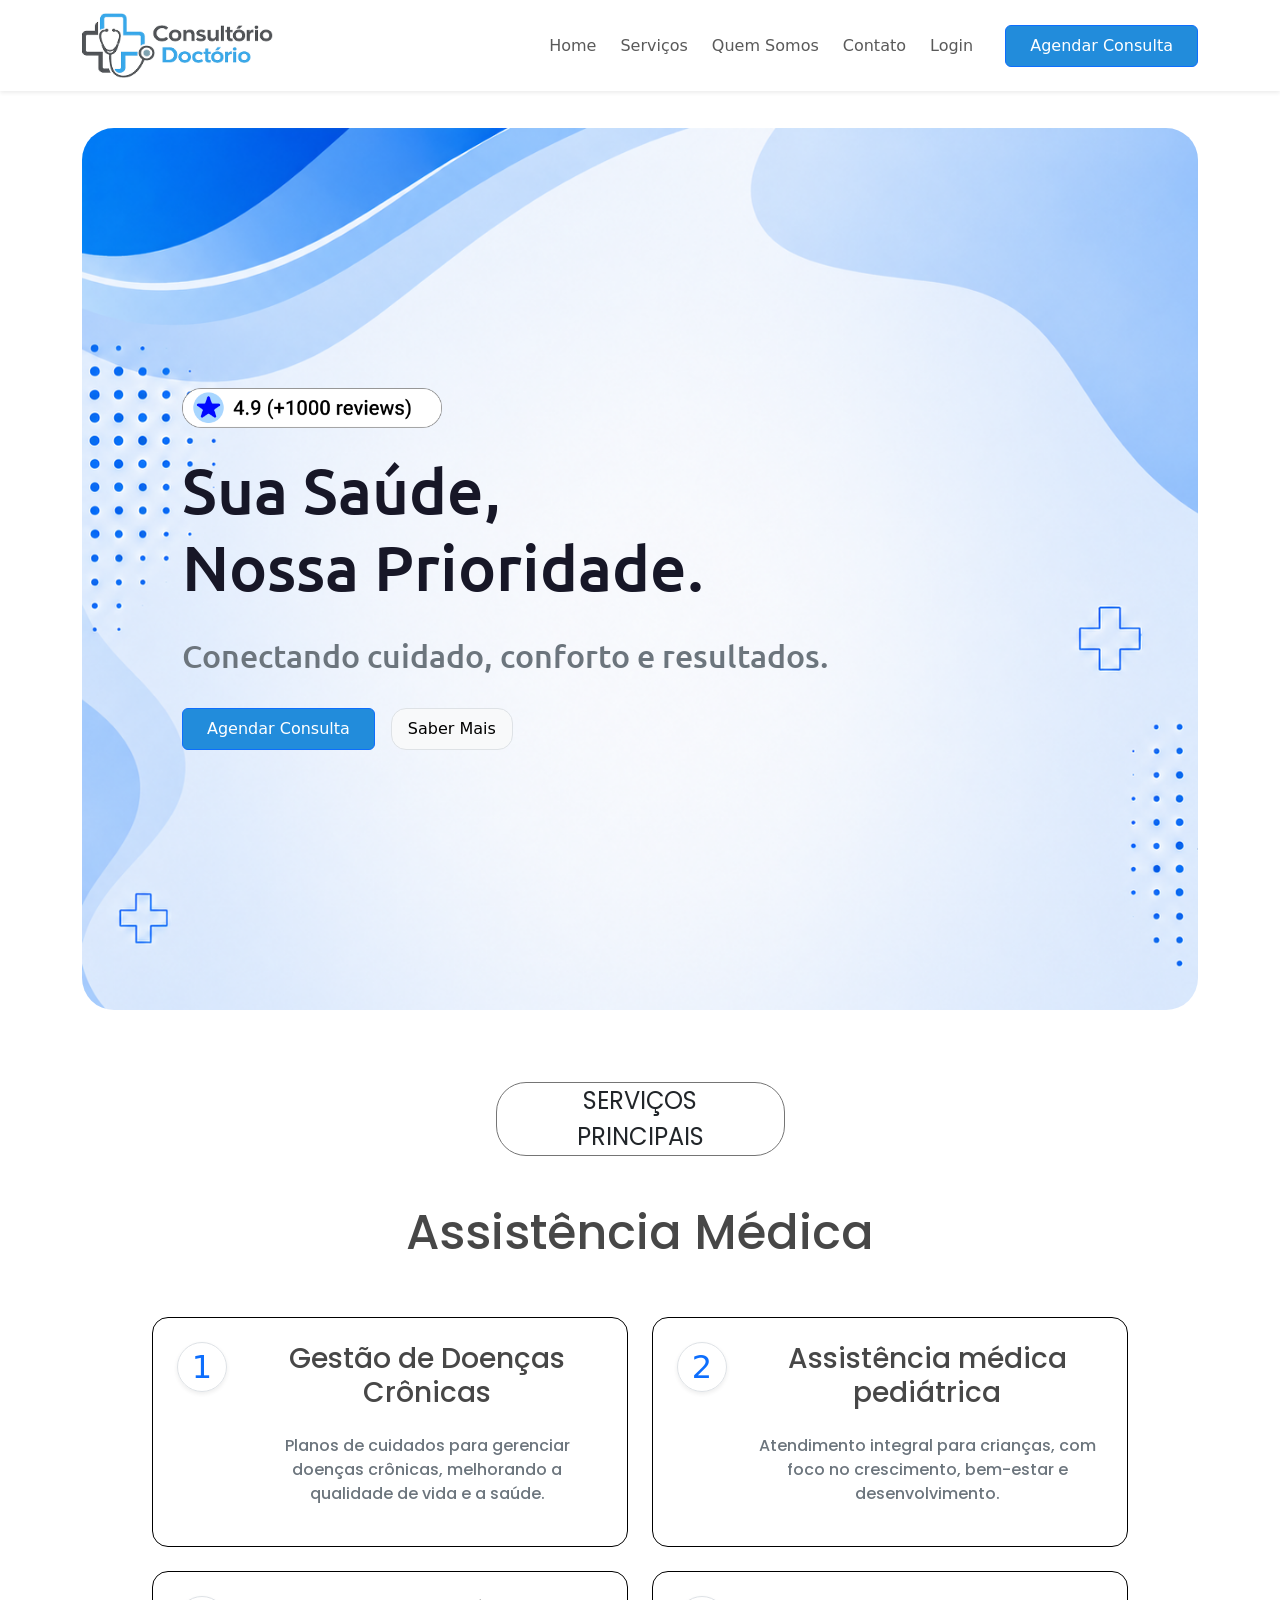
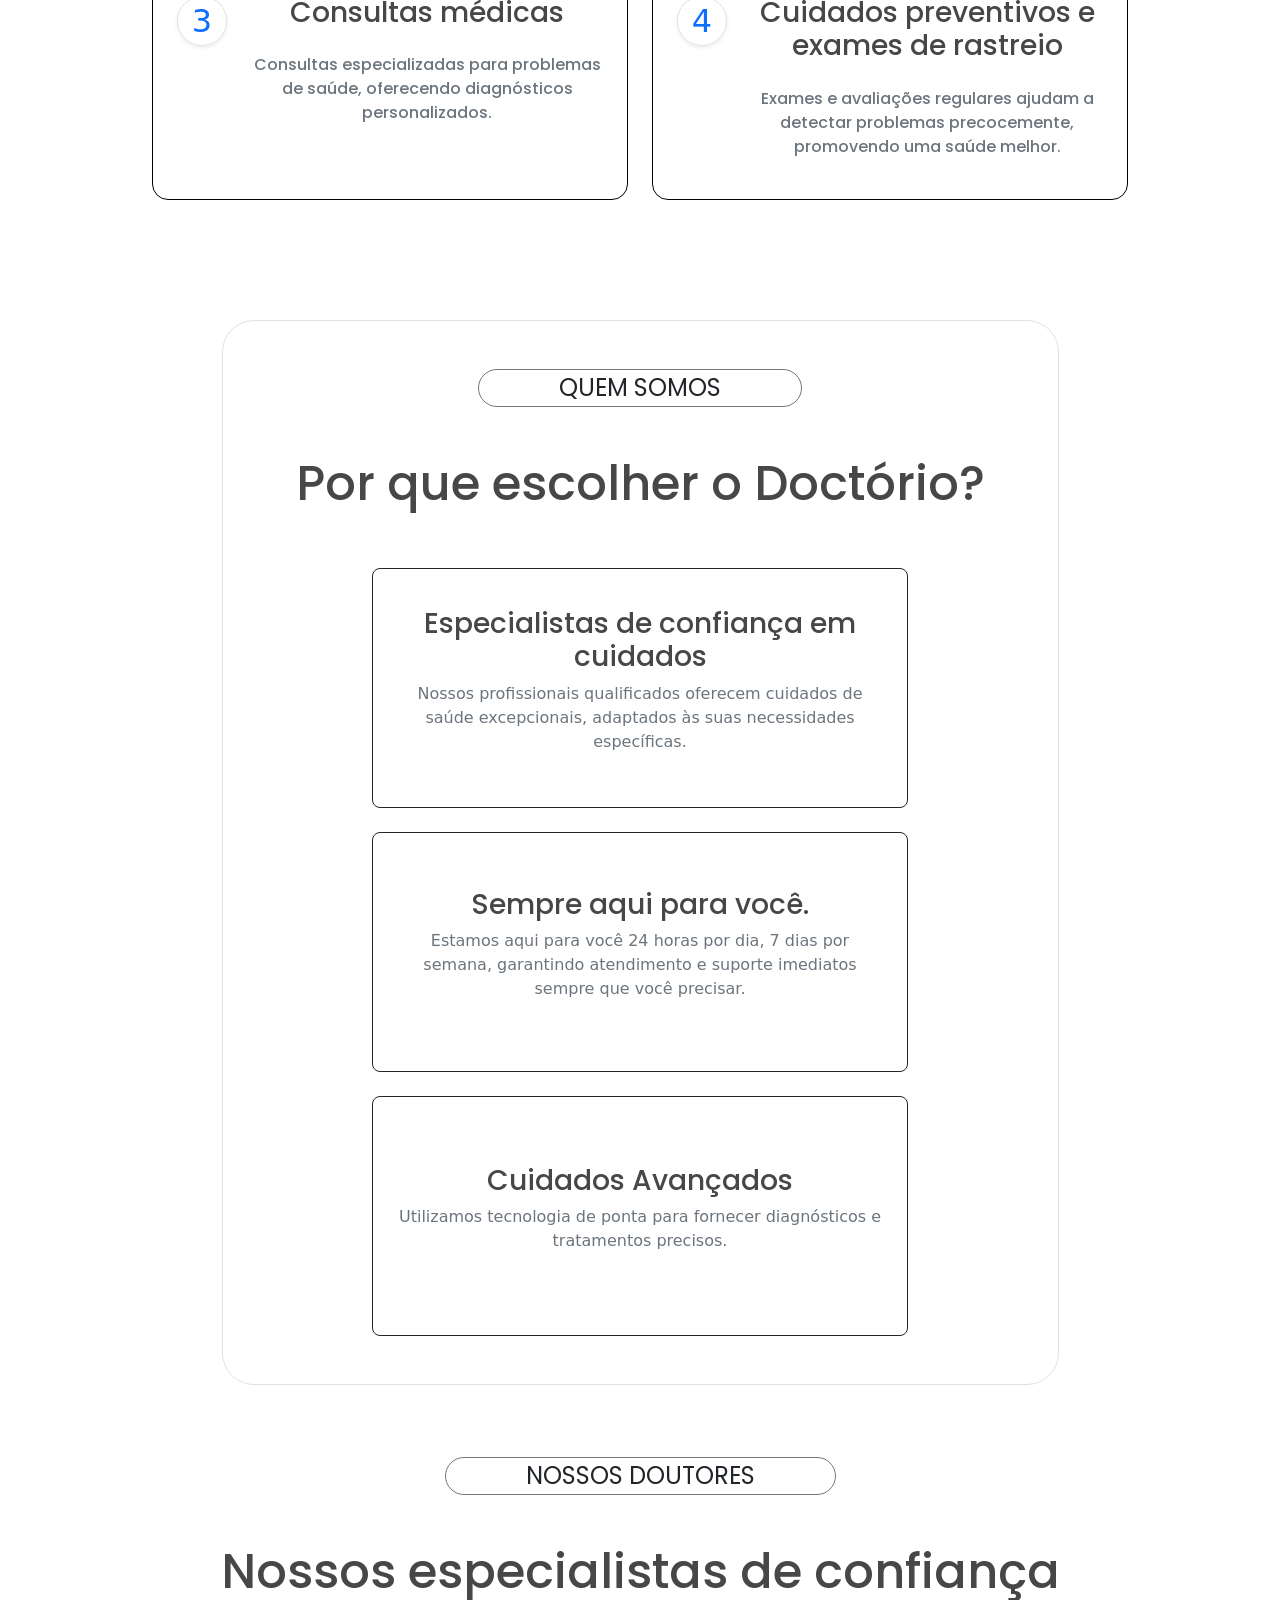
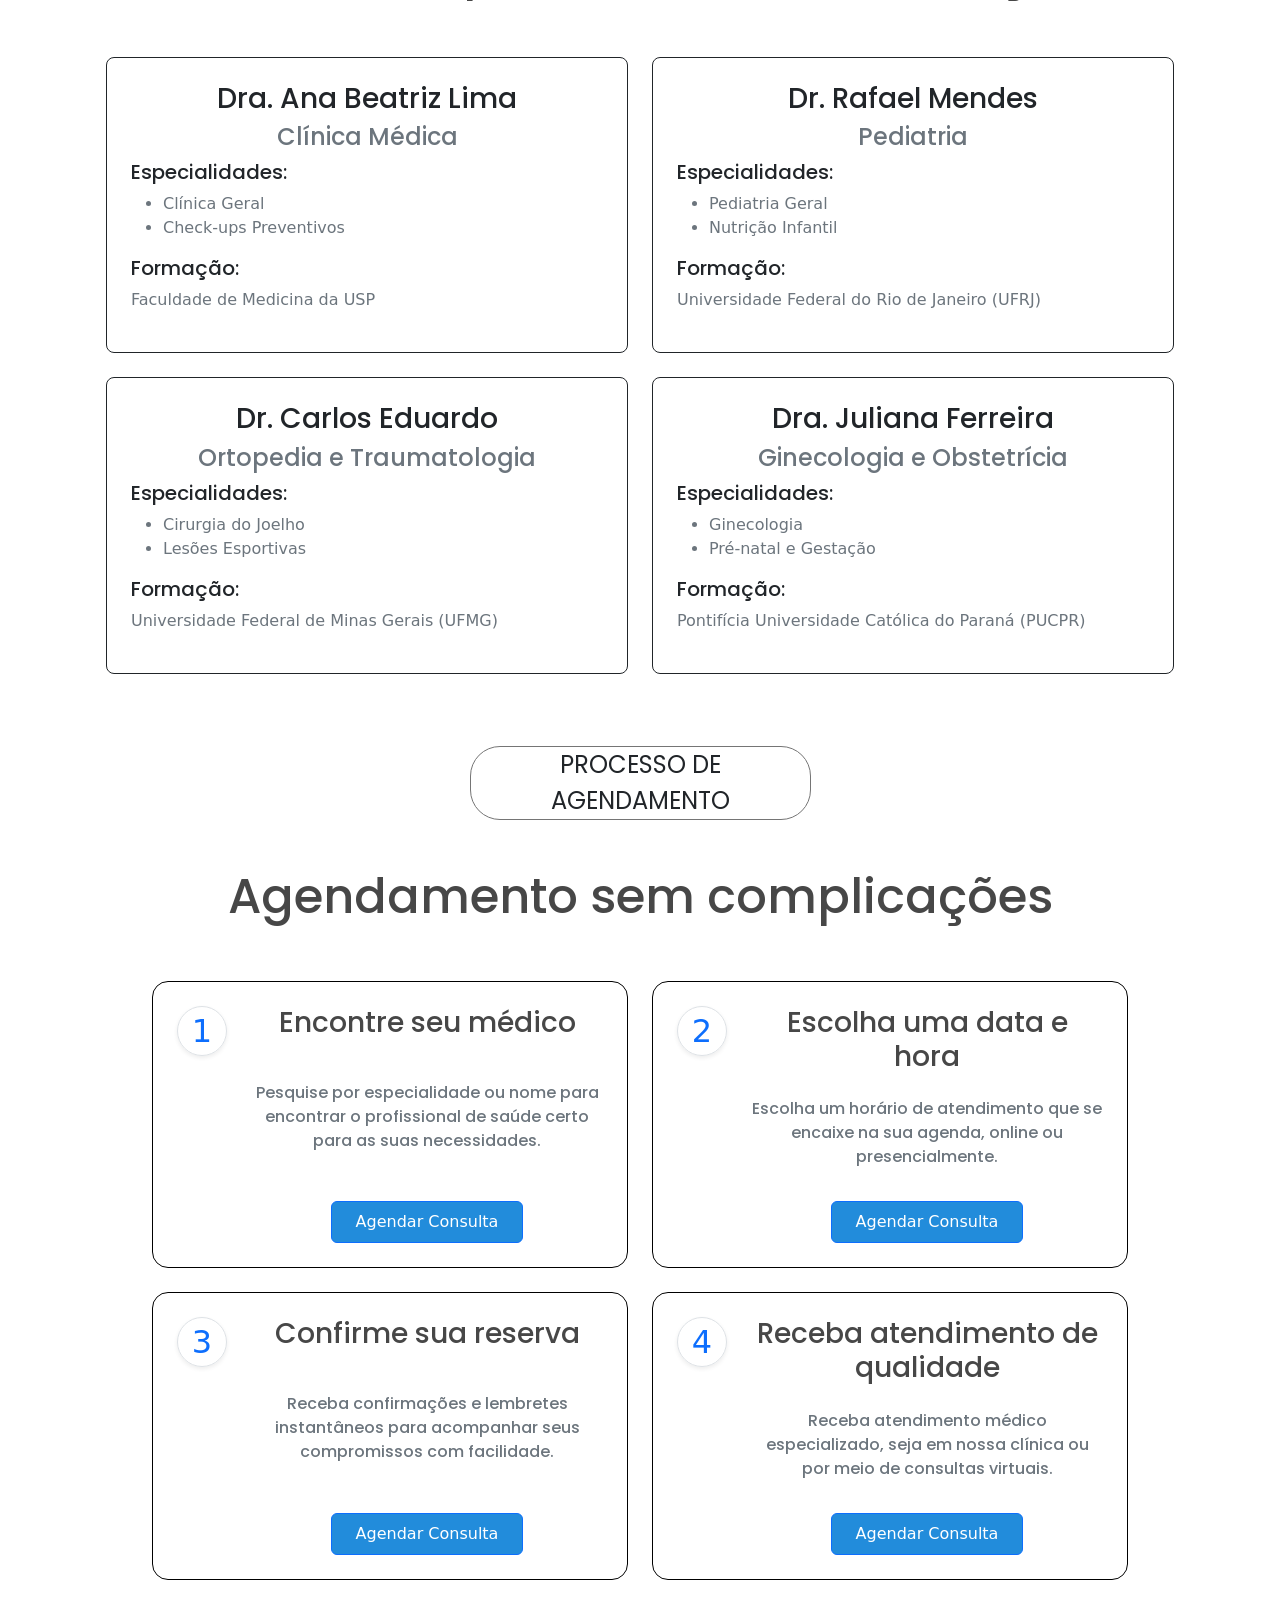
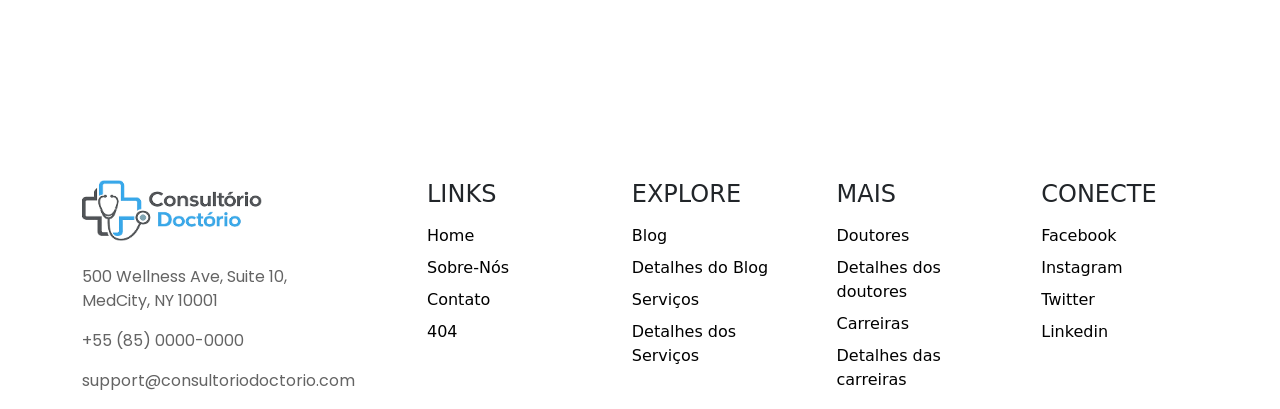
<file: index.html>
<!DOCTYPE html>
<html lang="pt-br">
<head>
    <meta charset="UTF-8">
    <meta name="viewport" content="width=device-width, initial-scale=1.0">
    <title>Consultório Doctorio</title>
    <link href="https://cdn.jsdelivr.net/npm/bootstrap@5.3.3/dist/css/bootstrap.min.css" rel="stylesheet">
    <link rel="stylesheet" href="./assets/css/index.css">
    <link rel="icon" type="image/x-icon" href="/assets/img/doctorio-favicon.ico">
    <link rel="shortcut icon" type="image/x-icon" href="/assets/img/doctorio-favicon.ico">
</head>
<body>
    <div id="header-placeholder"></div>
    <main class="container d-flex flex-column gap-4 bg-light.bg-gradient">
        <section id="main-presentation" class="container d-flex flex-column gap-4 rounded-5 mt-5 main-container-padding main-container-background" style="height: 1296;">
            <img src="./assets/img/reviews-icon.png" alt="" style="width: 260px;" class="review-img">
            <h1 class="display-3 fw-medium text-font-ubuntu" style="color: #171727;">Sua Saúde, <br>Nossa Prioridade.</h1>
            <h2 class="text-secondary text-font-ubuntu fs-2">Conectando cuidado, conforto e resultados.</h2>
            <div class="d-flex gap-3">
                <div class="consultation-button-placeholder"></div>
                <a class="btn btn-light border py-2 px-3 fw-medium" style="border-color: #757575; border-radius: 15px;">Saber Mais</a>
            </div>
        </section>

        <section id="main-services" class="container d-flex flex-column gap-5 p-5">
            <div class="align-items-center text-center mx-auto fw-normal fs-4 text-font-poppins" style="border: 1px solid #757575; border-radius: 30px; padding: 0 80px">SERVIÇOS <br>PRINCIPAIS</div>
            <h2 class="display-5 fw-medium text-font-poppins text-center" style="color: #474747;">Assistência Médica</h2>
            <div class="row g-4 mx-auto" style="max-width: 1000px;"> 
                <div class="col-6"><div class="d-flex gap-4 p-4 h-100 w-100" style="border: 1px solid black; border-radius: 16px;">
                    <div class="d-flex flex-shrink-0 p-4 shadow-sm border rounded-circle justify-content-center align-items-center text-primary fs-2" style="width: 40px; height: 40px;">1</div>
                    <div class="d-flex flex-column gap-3">
                        <h3 class="text-center fw-medium text-font-poppins" style="color: #474747;">Gestão de Doenças Crônicas</h3>
                        <p class="text-secondary fw-medium text-center text-font-poppins">Planos de cuidados para gerenciar doenças crônicas, melhorando a qualidade de vida e a saúde.</p>
                    </div>
                </div></div>
                <div class="col-6"><div class="d-flex gap-4 p-4 h-100 w-100" style="border: 1px solid black; border-radius: 16px;">
                    <div class="d-flex flex-shrink-0 p-4 shadow-sm border rounded-circle justify-content-center align-items-center text-primary fs-2" style="width: 40px; height: 40px;">2</div>
                    <div class="d-flex flex-column gap-3">
                        <h3 class="text-center fw-medium text-font-poppins" style="color: #474747;">Assistência médica pediátrica</h3>
                        <p class="text-secondary fw-medium text-center text-font-poppins">Atendimento integral para crianças, com foco no crescimento, bem-estar e desenvolvimento.</p>
                    </div>
                </div></div>
                <div class="col-6"><div class="d-flex gap-4 p-4 h-100 w-100" style="border: 1px solid black; border-radius: 16px;">
                    <div class="d-flex flex-shrink-0 p-4 shadow-sm border rounded-circle justify-content-center align-items-center text-primary fs-2" style="width: 40px; height: 40px;">3</div>
                    <div class="d-flex flex-column gap-3">
                        <h3 class="text-center fw-medium text-font-poppins" style="color: #474747;">Consultas médicas</h3>
                        <p class="text-secondary fw-medium text-center text-font-poppins">Consultas especializadas para problemas de saúde, oferecendo diagnósticos personalizados.</p>
                    </div>
                </div></div>
                <div class="col-6"><div class="d-flex gap-4 p-4 h-100 w-100" style="border: 1px solid black; border-radius: 16px;">
                    <div class="d-flex flex-shrink-0 p-4 shadow-sm border rounded-circle justify-content-center align-items-center text-primary fs-2" style="width: 40px; height: 40px;">4</div>
                    <div class="d-flex flex-column gap-3">
                        <h3 class="text-center fw-medium text-font-poppins" style="color: #474747;">Cuidados preventivos e exames de rastreio</h3>
                        <p class="text-secondary fw-medium text-center text-font-poppins">Exames e avaliações regulares ajudam a detectar problemas precocemente, promovendo uma saúde melhor.</p>
                    </div>
                </div></div>
            </div>
        </section>
        
        <section id="about-us" class="container d-flex flex-column gap-5 mt-5 p-5 border rounded-5 w-75">
            <div class="align-items-center text-center mx-auto fw-normal fs-4 text-font-poppins" style="border: 1px solid #757575; border-radius: 30px; padding: 0 80px">QUEM SOMOS</div>
            <h2 class="display-5 fw-medium text-font-poppins text-center" style="color: #474747;">Por que escolher o Doctório?</h1>
            <div class="row g-4 mx-auto" style="max-width: 1200px;">
                <div class="col-12">
                    <div class="container d-flex flex-column justify-content-center align-items-center p-4 text-center border border-dark rounded-3 w-75" style="height: 240px;">
                        <h3 class="text-font-poppins fw-medium" style="color: #474747;">Especialistas de confiança em cuidados</h3>
                        <p class="text-secondary">Nossos profissionais qualificados oferecem cuidados de saúde excepcionais, adaptados às suas necessidades específicas.</p>
                    </div>
                </div>
                <div class="col-12">
                    <div class="container d-flex flex-column justify-content-center align-items-center p-4 text-center border border-dark rounded-3 w-75" style="height: 240px;">
                        <h3 class="text-font-poppins fw-medium" style="color: #474747;">Sempre aqui para você.</h3>
                        <p class="text-secondary">Estamos aqui para você 24 horas por dia, 7 dias por semana, garantindo atendimento e suporte imediatos sempre que você precisar.</p>
                    </div>
                </div>
                <div class="col-12">
                    <div class="container d-flex flex-column justify-content-center align-items-center p-4 text-center border border-dark rounded-3 w-75" style="height: 240px;">
                        <h3 class="text-font-poppins fw-medium" style="color: #474747;">Cuidados Avançados</h3>
                        <p class="text-secondary">Utilizamos tecnologia de ponta para fornecer diagnósticos e tratamentos precisos.</p>
                    </div>
                </div>
            </div>
        </section>

        <section id="our-doctors" class="container d-flex flex-column mt-5 gap-5">
            <div class="align-items-center text-center mx-auto fw-normal fs-4 text-font-poppins" style="border: 1px solid #757575; border-radius: 30px; padding: 0 80px">NOSSOS DOUTORES</div>
            <h2 class="display-5 fw-medium text-font-poppins text-center" style="color: #474747;">Nossos especialistas de confiança</h2>
            <div class="row g-4 mx-auto">
                <div class="col-6">
                    <div class="container d-flex flex-column justify-content-center p-4 border border-dark rounded-3">
                        <h3 class="text-font-poppins fw-medium text-center">Dra. Ana Beatriz Lima</h3>
                        <h4 class="text-secondary fw-medium text-font-poppins text-center">Clínica Médica</h4>
                        <h5 class="text-font-poppins fw-medium">Especialidades:</h5>
                        <ul>
                            <li class="text-secondary">Clínica Geral</li>
                            <li class="text-secondary">Check-ups Preventivos</li>
                        </ul>
                        <h5 class="text-font-poppins fw-medium">Formação:</h5>
                        <p class="text-secondary">Faculdade de Medicina da USP</p>
                    </div>
                </div>
                <div class="col-6">
                    <div class="container d-flex flex-column justify-content-center p-4 border border-dark rounded-3">
                        <h3 class="text-font-poppins fw-medium text-center">Dr. Rafael Mendes</h3>
                        <h4 class="text-secondary fw-medium text-font-poppins text-center">Pediatria</h4>
                        <h5 class="text-font-poppins fw-medium">Especialidades:</h5>
                        <ul>
                            <li class="text-secondary">Pediatria Geral</li>
                            <li class="text-secondary">Nutrição Infantil</li>
                        </ul>
                        <h5 class="text-font-poppins fw-medium">Formação:</h5>
                        <p class="text-secondary">Universidade Federal do Rio de Janeiro (UFRJ)</p>
                    </div>
                </div>
                <div class="col-6">
                    <div class="container d-flex flex-column justify-content-center p-4 border border-dark rounded-3">
                        <h3 class="text-font-poppins fw-medium text-center">Dr. Carlos Eduardo</h3>
                        <h4 class="text-secondary fw-medium text-font-poppins text-center">Ortopedia e Traumatologia</h4>
                        <h5 class="text-font-poppins fw-medium">Especialidades:</h5>
                        <ul>
                            <li class="text-secondary">Cirurgia do Joelho</li>
                            <li class="text-secondary">Lesões Esportivas</li>
                        </ul>
                        <h5 class="text-font-poppins fw-medium">Formação:</h5>
                        <p class="text-secondary">Universidade Federal de Minas Gerais (UFMG)</p>
                    </div>
                </div>
                <div class="col-6">
                    <div class="container d-flex flex-column justify-content-center p-4 border border-dark rounded-3">
                        <h3 class="text-font-poppins fw-medium text-center">Dra. Juliana Ferreira</h3>
                        <h4 class="text-secondary fw-medium text-font-poppins text-center">Ginecologia e Obstetrícia</h4>
                        <h5 class="text-font-poppins fw-medium">Especialidades:</h5>
                        <ul>
                            <li class="text-secondary">Ginecologia</li>
                            <li class="text-secondary">Pré-natal e Gestação</li>
                        </ul>
                        <h5 class="text-font-poppins fw-medium">Formação:</h5>
                        <p class="text-secondary">Pontifícia Universidade Católica do Paraná (PUCPR)</p>
                    </div>
                </div>
            </div>
        </section>

        <section id="scheduling-process" class="container d-flex flex-column mt-5 gap-5">
            <div class="align-items-center text-center mx-auto fw-normal fs-4 text-font-poppins" style="border: 1px solid #757575; border-radius: 30px; padding: 0 80px">PROCESSO DE <br>AGENDAMENTO</div>
            <h2 class="display-5 fw-medium text-font-poppins text-center" style="color: #474747;">Agendamento sem complicações</h2>
            <div class="row g-4 mx-auto" style="max-width: 1000px;"> 
                <div class="col-6"><div class="d-flex gap-4 p-4 h-100 w-100" style="border: 1px solid black; border-radius: 16px;">
                    <div class="d-flex flex-shrink-0 p-4 shadow-sm border rounded-circle justify-content-center align-items-center text-primary fs-2" style="width: 40px; height: 40px;">1</div>
                    <div class="d-flex flex-column gap-3 align-items-center">
                        <h3 class="text-center fw-medium text-font-poppins" style="color: #474747;">Encontre seu médico</h3>
                        <p class="text-secondary fw-medium text-center text-font-poppins mt-auto">Pesquise por especialidade ou nome para encontrar o profissional de saúde certo para as suas necessidades.</p>
                        <div class="consultation-button-placeholder mt-auto"></div>
                    </div>
                </div></div>
                <div class="col-6"><div class="d-flex gap-4 p-4 h-100 w-100" style="border: 1px solid black; border-radius: 16px;">
                    <div class="d-flex flex-shrink-0 p-4 shadow-sm border rounded-circle justify-content-center align-items-center text-primary fs-2" style="width: 40px; height: 40px;">2</div>
                    <div class="d-flex flex-column gap-3 align-items-center">
                        <h3 class="text-center fw-medium text-font-poppins" style="color: #474747;">Escolha uma data e hora</h3>
                        <p class="text-secondary fw-medium text-center text-font-poppins mt-auto">Escolha um horário de atendimento que se encaixe na sua agenda, online ou presencialmente.</p>
                        <div class="consultation-button-placeholder mt-auto"></div>
                    </div>
                </div></div>
                <div class="col-6"><div class="d-flex gap-4 p-4 h-100 w-100" style="border: 1px solid black; border-radius: 16px;">
                    <div class="d-flex flex-shrink-0 p-4 shadow-sm border rounded-circle justify-content-center align-items-center text-primary fs-2" style="width: 40px; height: 40px;">3</div>
                    <div class="d-flex flex-column gap-3 align-items-center">
                        <h3 class="text-center fw-medium text-font-poppins" style="color: #474747;">Confirme sua reserva</h3>
                        <p class="text-secondary fw-medium text-center text-font-poppins mt-auto">Receba confirmações e lembretes instantâneos para acompanhar seus compromissos com facilidade.</p>
                        <div class="consultation-button-placeholder mt-auto"></div>
                    </div>
                </div></div>
                <div class="col-6"><div class="d-flex gap-4 p-4 h-100 w-100" style="border: 1px solid black; border-radius: 16px;">
                    <div class="d-flex flex-shrink-0 p-4 shadow-sm border rounded-circle justify-content-center align-items-center text-primary fs-2" style="width: 40px; height: 40px;">4</div>
                    <div class="d-flex flex-column gap-3 align-items-center">
                        <h3 class="text-center fw-medium text-font-poppins" style="color: #474747;">Receba atendimento de qualidade</h3>
                        <p class="text-secondary fw-medium text-center text-font-poppins mt-auto">Receba atendimento médico especializado, seja em nossa clínica ou por meio de consultas virtuais.</p>
                        <div class="consultation-button-placeholder mt-auto"></div>
                    </div>
                </div></div>
            </div>
        </section>
    </main>
    <div id="footer-placeholder"></div>
    <script src="assets/js/main.js"></script>
</body>
</html>
</file>
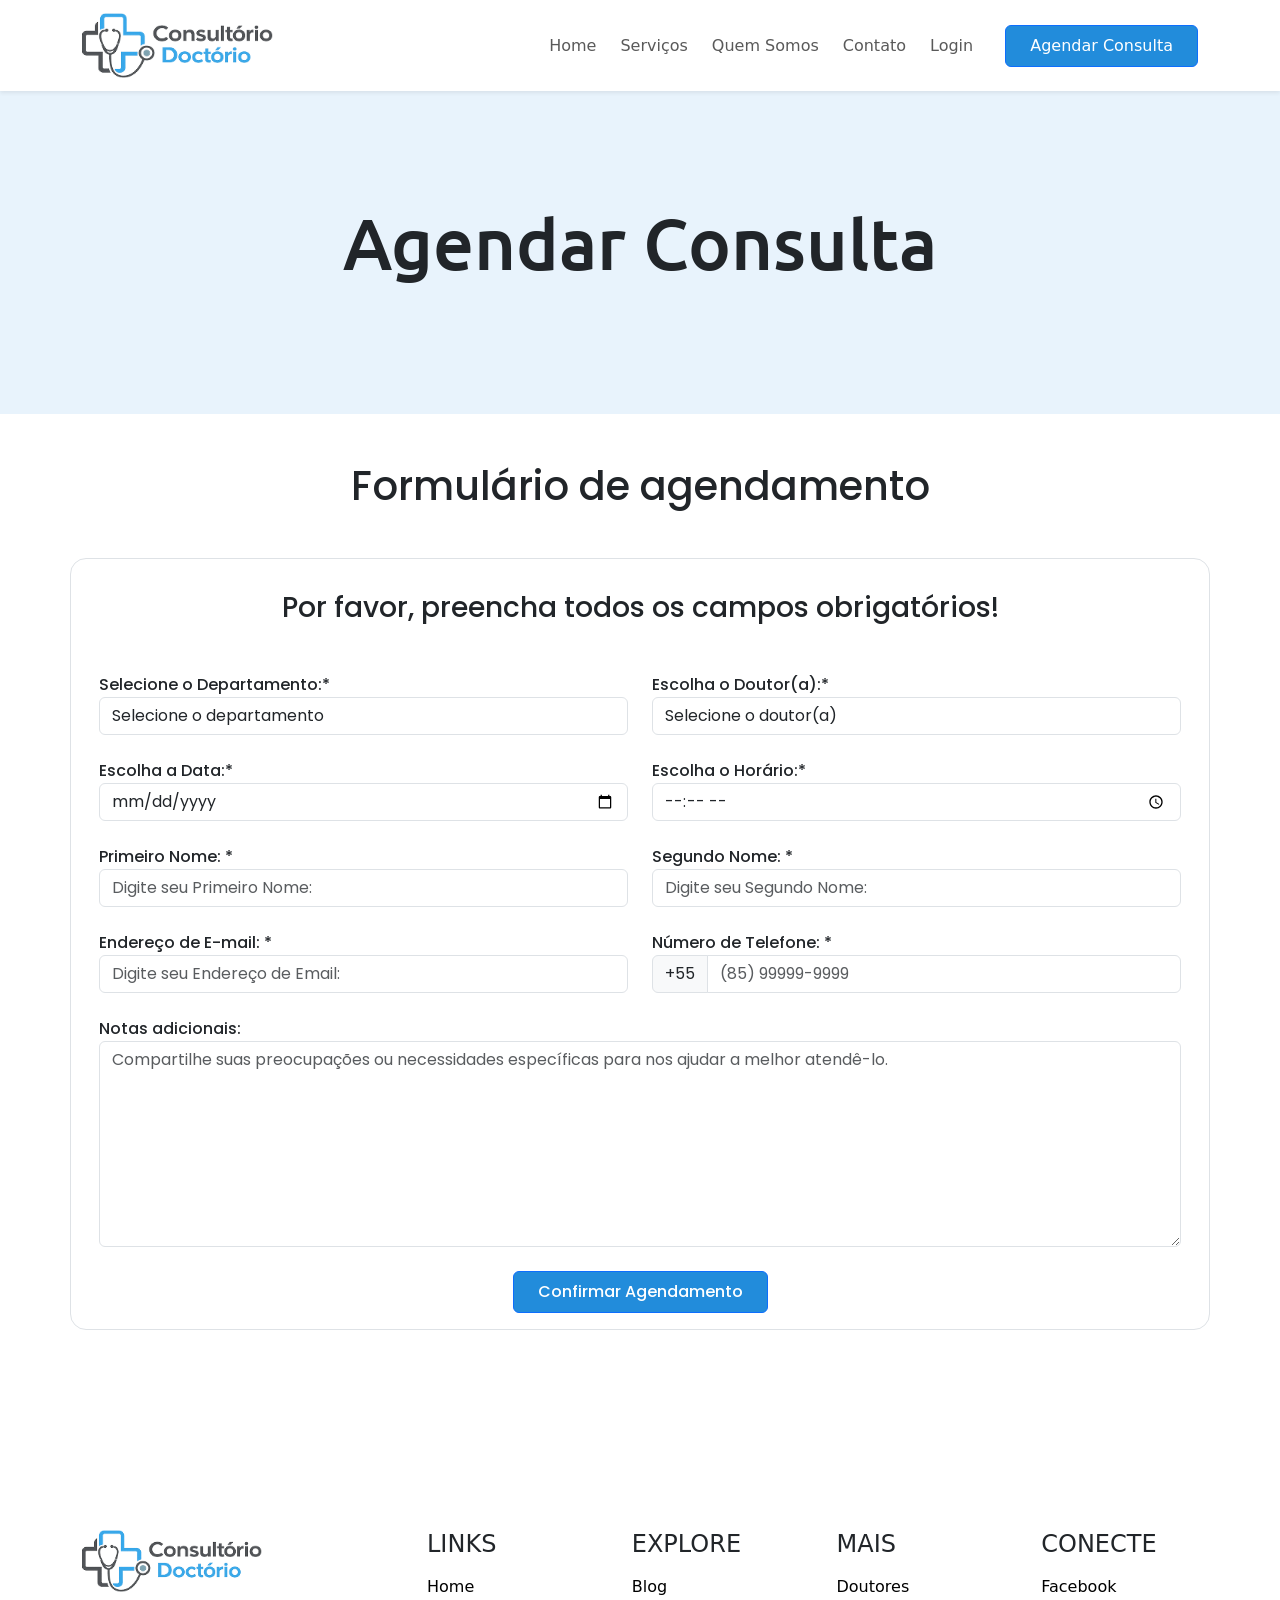
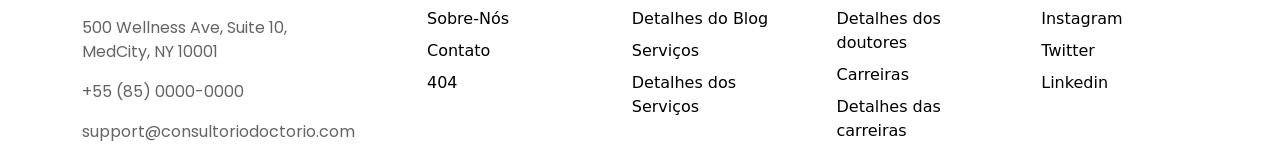
<file: pages/agendar-consulta.html>
<!DOCTYPE html>
<html lang="pt-br">
<head>
    <meta charset="UTF-8">
    <meta name="viewport" content="width=device-width, initial-scale=1.0">
    <title>Agendar Consulta</title>
    <link href="https://cdn.jsdelivr.net/npm/bootstrap@5.3.3/dist/css/bootstrap.min.css" rel="stylesheet">
    <link rel="stylesheet" href="/assets/css/index.css">
    <link rel="icon" type="image/x-icon" href="/assets/img/doctorio-favicon.ico">
    <link rel="shortcut icon" type="image/x-icon" href="/assets/img/doctorio-favicon.ico">
</head>
<body>
<div id="header-placeholder"></div>
<main>
    <section id="main-presentation" class="d-flex justify-content-center" style="background-color: rgba(34, 140, 219, 0.1); padding: 120px 0;">
        <h1 class="text-font-ubuntu display-2 fw-medium">Agendar Consulta</h1>
    </section>
    
    <section id="page-main-text" class="text-center mt-5 text-font-poppins">
        <h2 class="display-6 fw-medium">Formulário de agendamento</h2>
    </section>

    <section class="container border rounded-4 p-3 mt-5 text-font-poppins">
        <h3 class="text-center my-3">Por favor, preencha todos os campos obrigatórios!</h3>
        <form class="d-flex flex-column align-items-center gap-4 mt-5">
            <div class="row g-4 w-100">
                <div class="col-6">
                    <div class="form-group">
                        <label>Selecione o Departamento:*</label>
                        <select class="form-control" required>
                            <option selected disabled hidden>Selecione o departamento</option>
                            <option>Cardiologia</option>
                            <option>Neurologia</option>
                            <option>Ortopedia</option>
                            <option>Pediatria</option>
                        </select>
                    </div>
                </div>
                <div class="col-6">
                    <div class="form-group">
                        <label>Escolha o Doutor(a):*</label>
                        <select class="form-control" required>
                            <option selected disabled hidden>Selecione o doutor(a)</option>
                            <option>Dra. Ana Beatriz Lima</option>
                            <option>Dr. Rafael Mendes</option>
                            <option>Dr. Carlos Eduardo</option>
                            <option>Dra. Juliana Ferreira</option>
                        </select>
                    </div>
                </div>
                <div class="col-6">
                    <div class="form-group">
                        <label>Escolha a Data:*</label>
                        <input type="date" class="form-control" required></input>
                    </div>
                </div>
                <div class="col-6">
                    <div class="form-group">
                        <label>Escolha o Horário:*</label>
                        <input type="time" class="form-control" required></input>
                    </div>
                </div>
                <div class="col-6">
                    <div class="form-group">
                        <label>Primeiro Nome: *</label>
                        <input type="text" class="form-control" id="first-name" placeholder="Digite seu Primeiro Nome:" required>
                    </div>
                </div>
                <div class="col-6">
                    <div class="form-group">
                        <label>Segundo Nome: *</label>
                        <input type="text" class="form-control" id="first-name" placeholder="Digite seu Segundo Nome:" required>
                    </div>
                </div>
                <div class="col-6">
                    <div class="form-group">
                        <label>Endereço de E-mail: *</label>
                        <input type="email" class="form-control" id="email" placeholder="Digite seu Endereço de Email:" required>
                    </div>
                </div>
                <div class="col-6">
                    <div class="form-group">
                        <label>Número de Telefone: *</label>
                        <div class="input-group">
                            <span class="input-group-text" id="addon-ddi">+55</span>
                            <input type="tel" class="form-control" id="telDDI" placeholder="(85) 99999-9999" required>
                        </div>
                    </div>
                </div>
                <div class="col-12">
                    <div class="form-group">
                        <label>Notas adicionais:</label>
                        <textarea class="form-control" rows="8" placeholder="Compartilhe suas preocupações ou necessidades específicas para nos ajudar a melhor atendê-lo."></textarea>
                    </div>
                </div>
            </div>
            <button class="btn btn-primary px-4 py-2 fw-medium" style="background-color: #228CDB;">Confirmar Agendamento</button>
        </form>
    </section>
</main>
<script src="/assets/js/main.js"></script>
<div id="footer-placeholder"></div>
</file>
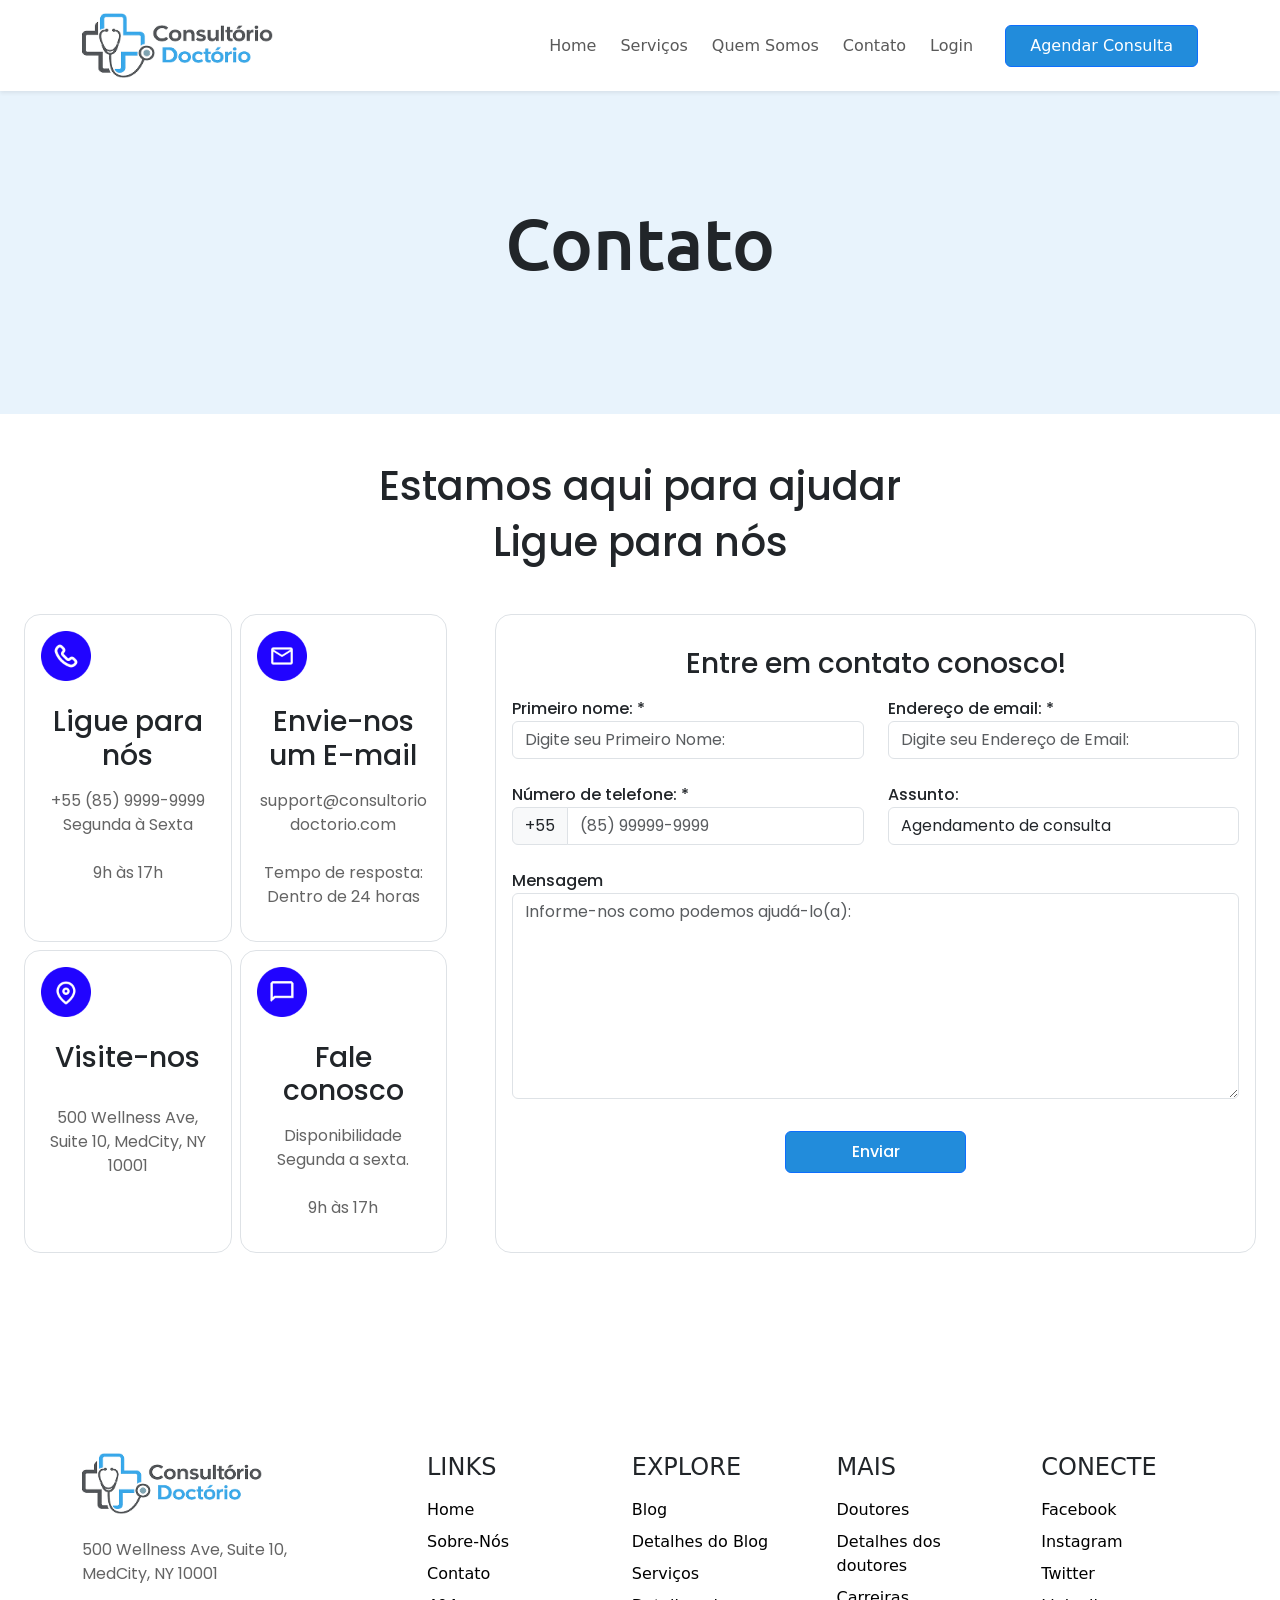
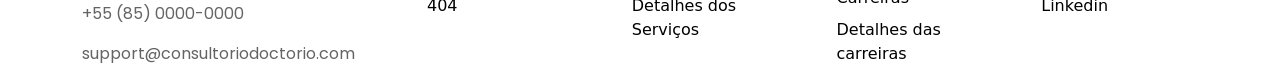
<file: pages/contato.html>
<!DOCTYPE html>
<html lang="pt-br">
<head>
    <meta charset="UTF-8">
    <meta name="viewport" content="width=device-width, initial-scale=1.0">
    <title>Contato</title>
    <link href="https://cdn.jsdelivr.net/npm/bootstrap@5.3.3/dist/css/bootstrap.min.css" rel="stylesheet">
    <link rel="stylesheet" href="/assets/css/index.css">
    <link rel="icon" type="image/x-icon" href="/assets/img/doctorio-favicon.ico">
    <link rel="shortcut icon" type="image/x-icon" href="/assets/img/doctorio-favicon.ico">
</head>
<body>
    <div id="header-placeholder"></div>
    <main class="">
        <section id="main-presentation" class="d-flex justify-content-center" style="background-color: rgba(34, 140, 219, 0.1); padding: 120px 0;">
            <h1 class="text-font-ubuntu display-2 fw-medium">Contato</h1>
        </section>
        <section id="page-main-text" class="text-center mt-5 text-font-poppins">
            <h2 class="display-6 fw-medium">Estamos aqui para ajudar</h2>
            <h2 class="display-6 fw-medium">Ligue para nós</h2>
        </section>
        <div class="d-flex justify-content-between gap-5 mx-4 mt-5">
            <section class="row g-2 text-font-poppins text-break" style="max-width: 35%;">
                <div class="col-6">
                    <div class="d-flex flex-column gap-4 border rounded-4 p-3 h-100">
                        <img src="/assets/img/telephone.png" alt="" style="width: 50px;">
                        <div class="d-flex flex-column gap-2 text-center">
                            <h3>Ligue para nós</h3>
                            <p>+55 (85) 9999-9999<br>Segunda à Sexta</p>
                            <p>9h às 17h</p>
                        </div>
                    </div>
                </div>
                <div class="col-6">
                    <div class="d-flex flex-column gap-4 border rounded-4 p-3 h-100">
                        <img src="/assets/img/mail.png" alt="" style="width: 50px;">
                        <div class="d-flex flex-column gap-2 text-center">
                            <h3>Envie-nos um E-mail</h3>
                            <p>support@consultoriodoctorio.com</p>
                            <p>Tempo de resposta: Dentro de 24 horas</p>
                        </div>
                    </div>
                </div>
                <div class="col-6">
                    <div class="d-flex flex-column gap-4 border rounded-4 p-3 h-100">
                        <img src="/assets/img/map-icon.png" alt="" style="width: 50px;">
                        <div class="d-flex flex-column gap-4 text-center">
                            <h3>Visite-nos</h3>
                            <p>500 Wellness Ave, Suite 10, MedCity, NY 10001</p>
                        </div>
                    </div>
                </div>
                <div class="col-6">
                    <div class="d-flex flex-column gap-4 border rounded-4 p-3 h-100">
                        <img src="/assets/img/message-icon.png" alt="" style="width: 50px;">
                        <div class="d-flex flex-column gap-2 text-center">
                            <h3>Fale conosco</h3>
                            <p>Disponibilidade Segunda a sexta.</p>
                            <p>9h às 17h</p>
                        </div>
                    </div>
                </div>
            </section>
            
            <section class="container border rounded-4 p-3 text-font-poppins">
                <h3 class="text-center my-3">Entre em contato conosco!</h3>
                <form class="d-flex flex-column align-items-center gap-4">
                    <div class="row g-4">
                        <div class="col-6">
                            <div class="form-group">
                                <label for="exampleInputEmail1">Primeiro nome: *</label>
                                <input type="text" class="form-control" id="first-name" placeholder="Digite seu Primeiro Nome:" required>
                            </div>
                        </div>
                        <div class="col-6">
                            <div class="form-group">
                                <label for="exampleInputPassword1">Endereço de email: *</label>
                                <input type="email" class="form-control" id="email" placeholder="Digite seu Endereço de Email:" required>
                            </div>
                        </div>
                        <div class="col-6">
                            <div class="form-group">
                                <label for="exampleInputPassword1">Número de telefone: *</label>
                                <div class="input-group">
                                    <span class="input-group-text" id="addon-ddi">+55</span>
                                    <input type="tel" class="form-control" id="telDDI" placeholder="(85) 99999-9999" required>
                                </div>
                            </div>
                        </div>
                        <div class="col-6">
                            <div class="form-group">
                                <label for="exampleFormControlSelect1">Assunto:</label>
                                <select class="form-control" id="exampleFormControlSelect1">
                                <option>Agendamento de consulta</option>
                                <option>Renovação de receita</option>
                                <option>Resultados de exames</option>
                                <option>Duvida sobre cobrança/faturamento</option>
                                </select>
                            </div>
                        </div>
                        <div class="form-group">
                            <label class="form-check-label" for="exampleCheck1">Mensagem</label>
                            <textarea class="form-control" rows="8" placeholder="Informe-nos como podemos ajudá-lo(a):"></textarea>
                        </div>
                    </div>
                    <button type="submit" class="col-3 btn btn-primary mt-2 px-4 py-2 fw-medium" style="background-color: #228CDB;">Enviar</button>
                </form>
            </section>
        </div>
    </main>
    <script src="/assets/js/main.js"></script>
<div id="footer-placeholder"></div>
</file>
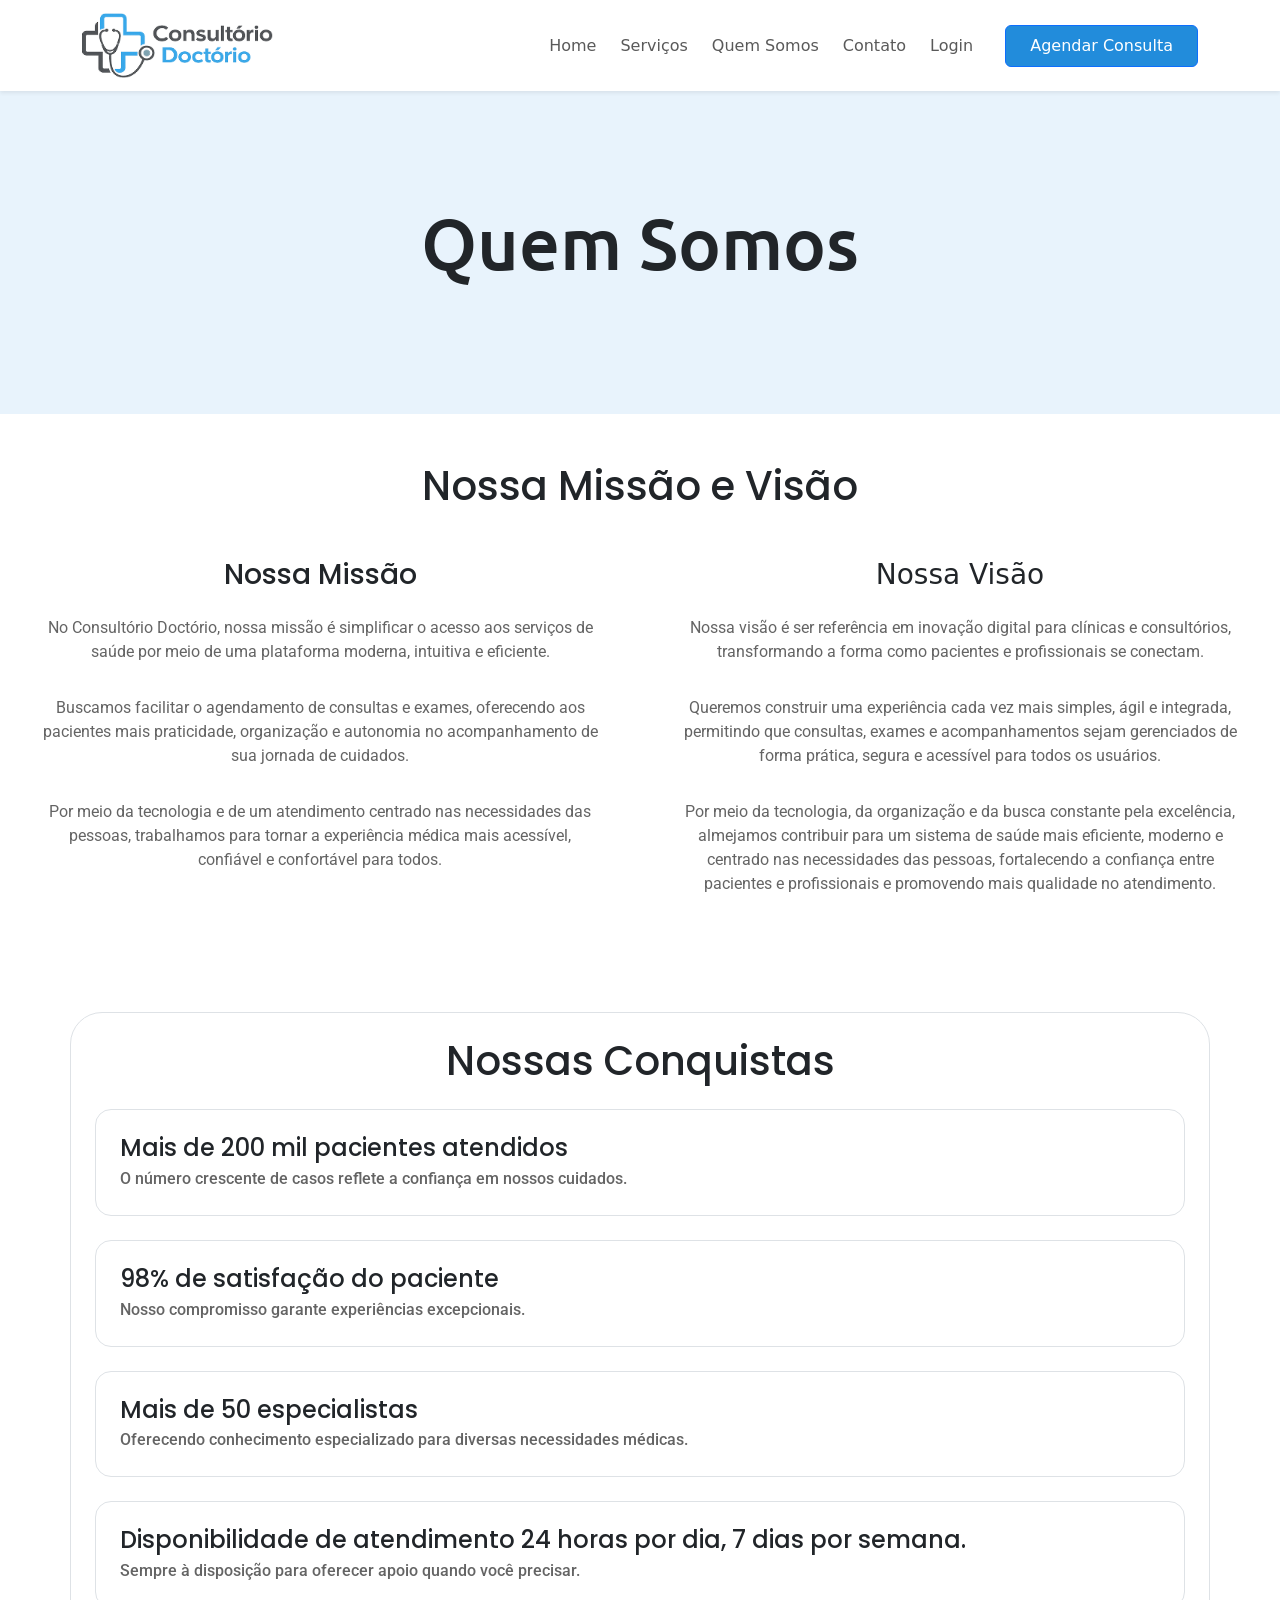
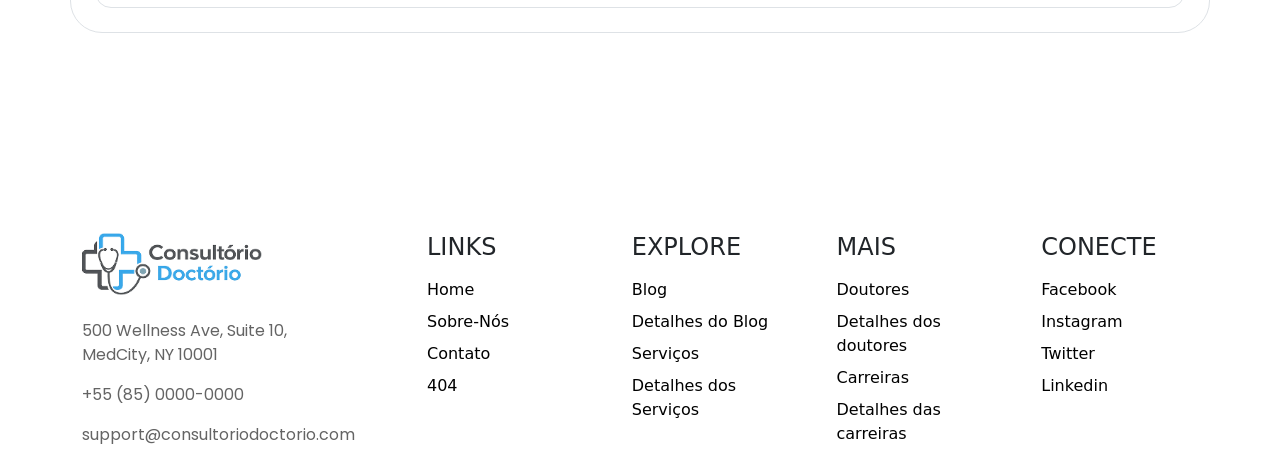
<file: pages/quem-somos.html>
<!DOCTYPE html>
<html lang="pt-br">
<head>
    <meta charset="UTF-8">
    <meta name="viewport" content="width=device-width, initial-scale=1.0">
    <title>Agendar Consulta</title>
    <link href="https://cdn.jsdelivr.net/npm/bootstrap@5.3.3/dist/css/bootstrap.min.css" rel="stylesheet">
    <link rel="stylesheet" href="/assets/css/index.css">
    <link rel="icon" type="image/x-icon" href="/assets/img/doctorio-favicon.ico">
    <link rel="shortcut icon" type="image/x-icon" href="/assets/img/doctorio-favicon.ico">
</head>
<body>
<div id="header-placeholder"></div>
<main>
    <section id="main-presentation" class="d-flex justify-content-center" style="background-color: rgba(34, 140, 219, 0.1); padding: 120px 0;">
        <h1 class="text-font-ubuntu display-2 fw-medium">Quem Somos</h1>
    </section>
    <section id="page-main-text" class="text-center mt-5 text-font-poppins">
        <h2 class="display-6 fw-medium">Nossa Missão e Visão</h2>
    </section>
    <div class="d-flex gap-5 justify-content-between mt-5 px-4">
        <section class="container d-flex gap-3 flex-column align-items-center text-center">
            <h3 class="text-font-poppins">Nossa Missão</h3>
            <p class="text-font-roboto">No Consultório Doctório, nossa missão é simplificar o acesso aos serviços de saúde por meio de uma plataforma moderna, intuitiva e eficiente.</p>
            <p class="text-font-roboto">Buscamos facilitar o agendamento de consultas e exames, oferecendo aos pacientes mais praticidade, organização e autonomia no acompanhamento de sua jornada de cuidados.</p>
            <p class="text-font-roboto">Por meio da tecnologia e de um atendimento centrado nas necessidades das pessoas, trabalhamos para tornar a experiência médica mais acessível, confiável e confortável para todos.</p>
        </section>
        <section class="container d-flex gap-3 flex-column align-items-center text-center">
            <h3>Nossa Visão</h3>
                <p class="text-font-roboto">Nossa visão é ser referência em inovação digital para clínicas e consultórios, transformando a forma como pacientes e profissionais se conectam.</p>
                <p class="text-font-roboto">Queremos construir uma experiência cada vez mais simples, ágil e integrada, permitindo que consultas, exames e acompanhamentos sejam gerenciados de forma prática, segura e acessível para todos os usuários.</p>
                <p class="text-font-roboto">Por meio da tecnologia, da organização e da busca constante pela excelência, almejamos contribuir para um sistema de saúde mais eficiente, moderno e centrado nas necessidades das pessoas, fortalecendo a confiança entre pacientes e profissionais e promovendo mais qualidade no atendimento.</p>
        </section>
    </div>

    <section class="container d-flex flex-column gap-4 p-4 border rounded-5" style="margin-top: 100px;">
        <h3 class="text-font-poppins fw-medium m-0 display-6 text-center">Nossas Conquistas</h3>
        <div class="d-flex flex-column border rounded-4 p-4 gap-1">
            <h4 class="text-font-poppins fw-medium m-0">Mais de 200 mil pacientes atendidos</h4>
            <p class="text-font-roboto fw-medium m-0">O número crescente de casos reflete a confiança em nossos cuidados.</p>
        </div>
        <div class="d-flex flex-column border rounded-4 p-4 gap-1">
            <h4 class="text-font-poppins fw-medium m-0">98% de satisfação do paciente</h4>
            <p class="text-font-roboto fw-medium m-0">Nosso compromisso garante experiências excepcionais.</p>
        </div>
        <div class="d-flex flex-column border rounded-4 p-4 gap-1">
            <h4 class="text-font-poppins fw-medium m-0">Mais de 50 especialistas</h4>
            <p class="text-font-roboto fw-medium m-0">Oferecendo conhecimento especializado para diversas necessidades médicas.</p>
        </div>
        <div class="d-flex flex-column border rounded-4 p-4 gap-1">
            <h4 class="text-font-poppins fw-medium m-0">Disponibilidade de atendimento 24 horas por dia, 7 dias por semana.</h4>
            <p class="text-font-roboto fw-medium m-0">Sempre à disposição para oferecer apoio quando você precisar.</p>
        </div>
    </section>
</main>
<script src="/assets/js/main.js"></script>
<div id="footer-placeholder"></div>
</file>
<file: assets/css/index.css>
@import url('https://fonts.googleapis.com/css2?family=Ubuntu:ital,wght@0,300;0,400;0,500;0,700;1,300;1,400;1,500;1,700&display=swap');
@import url('https://fonts.googleapis.com/css2?family=Poppins:ital,wght@0,100;0,200;0,300;0,400;0,500;0,600;0,700;0,800;0,900;1,100;1,200;1,300;1,400;1,500;1,600;1,700;1,800;1,900&display=swap');
@import url('https://fonts.googleapis.com/css2?family=Roboto:ital,wght@0,100..900;1,100..900&display=swap');

body {
    padding-top: 80px;
}

section {
    scroll-margin-top: 80px;
}

p {
    color: rgb(100, 100, 100);
}

label {
    font-weight: 500;
}

.text-font-ubuntu {
    font-family: 'Ubuntu', sans-serif;
}

.text-font-poppins {
    font-family: 'Poppins', sans-serif;
}

.text-font-roboto {
    font-family: 'Roboto', sans-serif;
}

.main-container-padding {
    padding: 260px 0 260px 100px;
}

.main-container-background {
    background:
        linear-gradient(rgba(255,255,255, 0), rgba(255,255,255,0)),
        url('../img/homepage-background.png');
    background-size: cover;
}

a {
    text-decoration: none;
    color: black;
}
</file>
